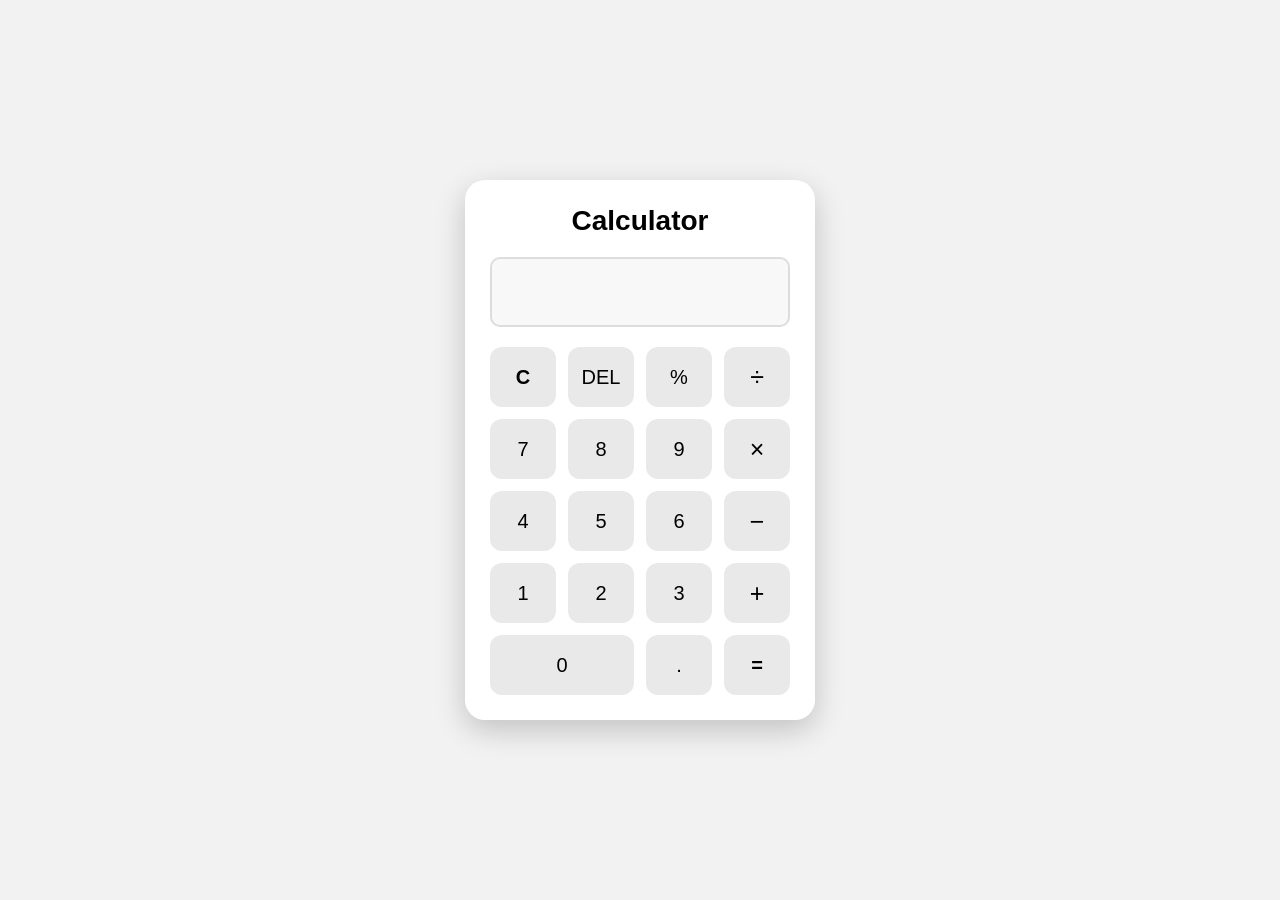
<file: Task2_Calculator/index.html>
<!DOCTYPE html>
<html lang="en">
<head>
    <meta charset="UTF-8">
    <meta name="viewport" content="width=device-width, initial-scale=1.0">

    <title>My Calculator</title>

    <link rel="stylesheet" href="style.css">
</head>

<body>

    <div class="calculator">

        <h1>Calculator</h1>

        <input type="text" id="display" readonly>

        <div class="buttons">

            <button class="clear" onclick="clearDisplay()">C</button>
            <button onclick="deleteLast()">DEL</button>
            <button onclick="appendValue('%')">%</button>
            <button class="operator" onclick="appendValue('/')">÷</button>

            <button onclick="appendValue('7')">7</button>
            <button onclick="appendValue('8')">8</button>
            <button onclick="appendValue('9')">9</button>
            <button class="operator" onclick="appendValue('*')">×</button>

            <button onclick="appendValue('4')">4</button>
            <button onclick="appendValue('5')">5</button>
            <button onclick="appendValue('6')">6</button>
            <button class="operator" onclick="appendValue('-')">−</button>

            <button onclick="appendValue('1')">1</button>
            <button onclick="appendValue('2')">2</button>
            <button onclick="appendValue('3')">3</button>
            <button class="operator" onclick="appendValue('+')">+</button>

            <button onclick="appendValue('0')" class="zero">0</button>
            <button onclick="appendValue('.')">.</button>
            <button class="equal" onclick="calculate()">=</button>

        </div>

    </div>

    <script src="script.js"></script>

</body>
</html>
</file>
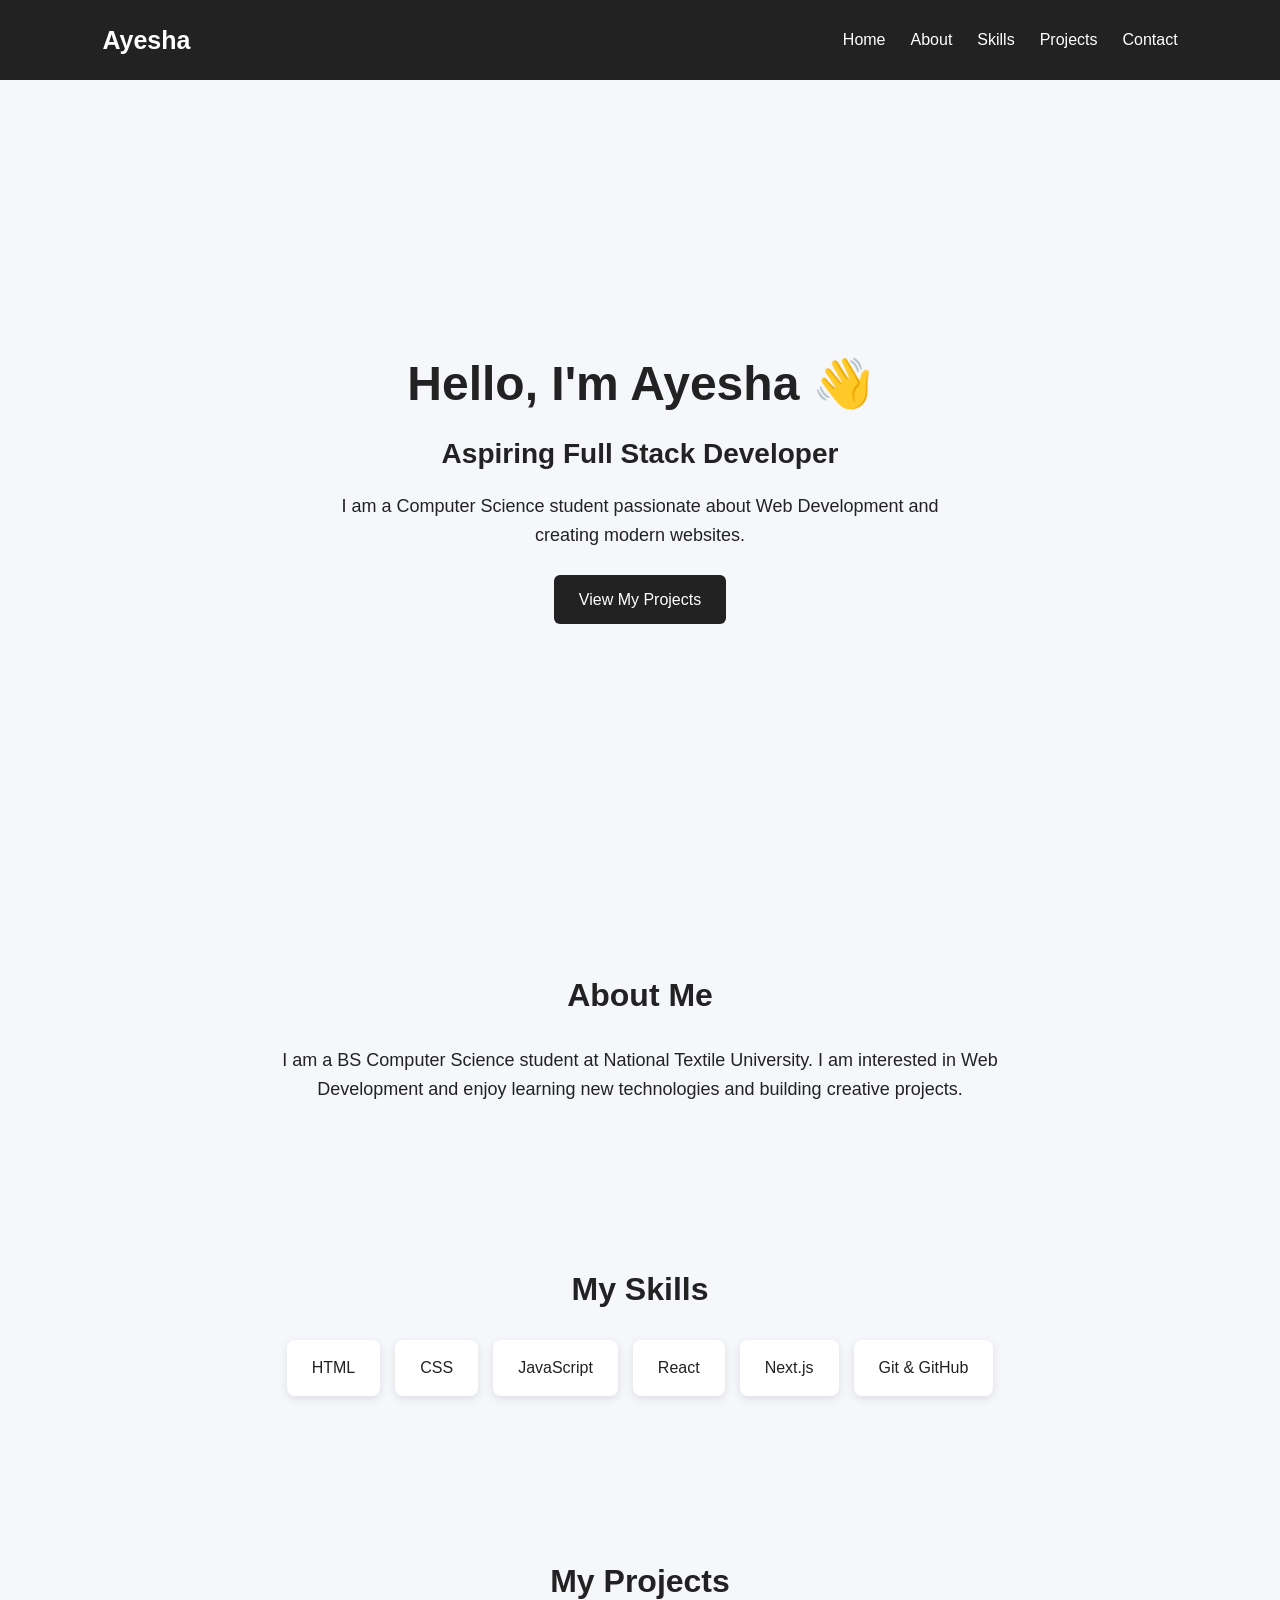
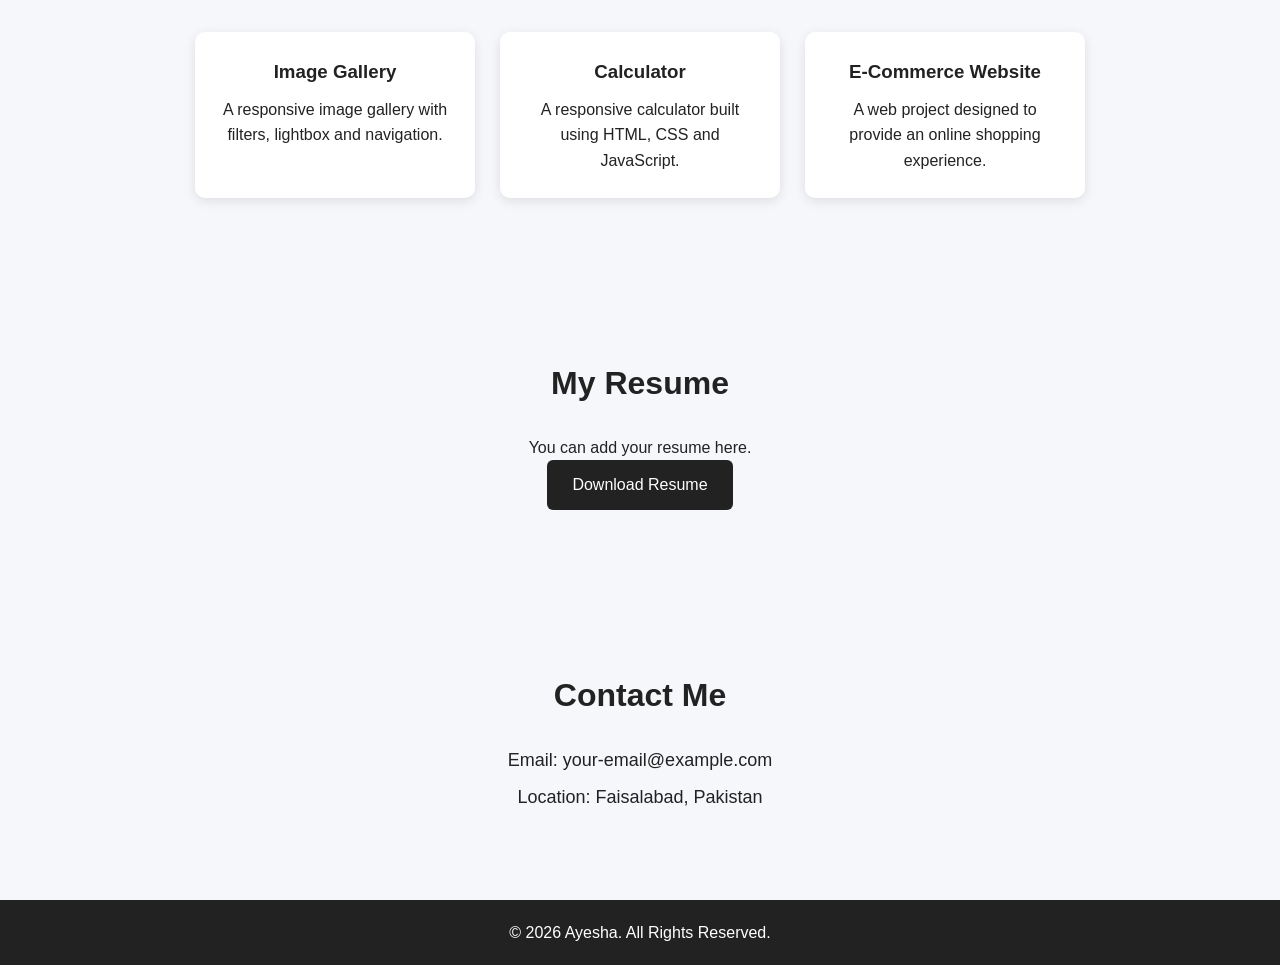
<file: Task3_Portfolio/index.html>
<!DOCTYPE html>
<html lang="en">
<head>
    <meta charset="UTF-8">
    <meta name="viewport" content="width=device-width, initial-scale=1.0">
    <title>Ayesha | Portfolio</title>
    <link rel="stylesheet" href="style.css">
</head>

<body>

    <!-- Navigation -->
    <nav>
        <h2>Ayesha</h2>

        <ul>
            <li><a href="#home">Home</a></li>
            <li><a href="#about">About</a></li>
            <li><a href="#skills">Skills</a></li>
            <li><a href="#projects">Projects</a></li>
            <li><a href="#contact">Contact</a></li>
        </ul>
    </nav>

    <!-- Home Section -->
    <section id="home" class="hero">
        <div>
            <h1>Hello, I'm Ayesha 👋</h1>
            <h2>Aspiring Full Stack Developer</h2>
            <p>
                I am a Computer Science student passionate about
                Web Development and creating modern websites.
            </p>

            <a href="#projects" class="btn">View My Projects</a>
        </div>
    </section>

    <!-- About Section -->
    <section id="about">
        <h2>About Me</h2>

        <p>
            I am a BS Computer Science student at National Textile University.
            I am interested in Web Development and enjoy learning new
            technologies and building creative projects.
        </p>
    </section>

    <!-- Skills Section -->
    <section id="skills">
        <h2>My Skills</h2>

        <div class="skills-container">
            <div>HTML</div>
            <div>CSS</div>
            <div>JavaScript</div>
            <div>React</div>
            <div>Next.js</div>
            <div>Git & GitHub</div>
        </div>
    </section>

    <!-- Projects Section -->
    <section id="projects">
        <h2>My Projects</h2>

        <div class="projects-container">

            <div class="project-card">
                <h3>Image Gallery</h3>
                <p>
                    A responsive image gallery with filters,
                    lightbox and navigation.
                </p>
            </div>

            <div class="project-card">
                <h3>Calculator</h3>
                <p>
                    A responsive calculator built using
                    HTML, CSS and JavaScript.
                </p>
            </div>

            <div class="project-card">
                <h3>E-Commerce Website</h3>
                <p>
                    A web project designed to provide
                    an online shopping experience.
                </p>
            </div>

        </div>
    </section>

    <!-- Resume Section -->
    <section id="resume">
        <h2>My Resume</h2>

        <p>
            You can add your resume here.
        </p>

        <a href="#" class="btn">Download Resume</a>
    </section>

    <!-- Contact Section -->
    <section id="contact">
        <h2>Contact Me</h2>

        <p>Email: your-email@example.com</p>
        <p>Location: Faisalabad, Pakistan</p>
    </section>

    <!-- Footer -->
    <footer>
        <p>© 2026 Ayesha. All Rights Reserved.</p>
    </footer>

    <script src="script.js"></script>

</body>
</html>
</file>
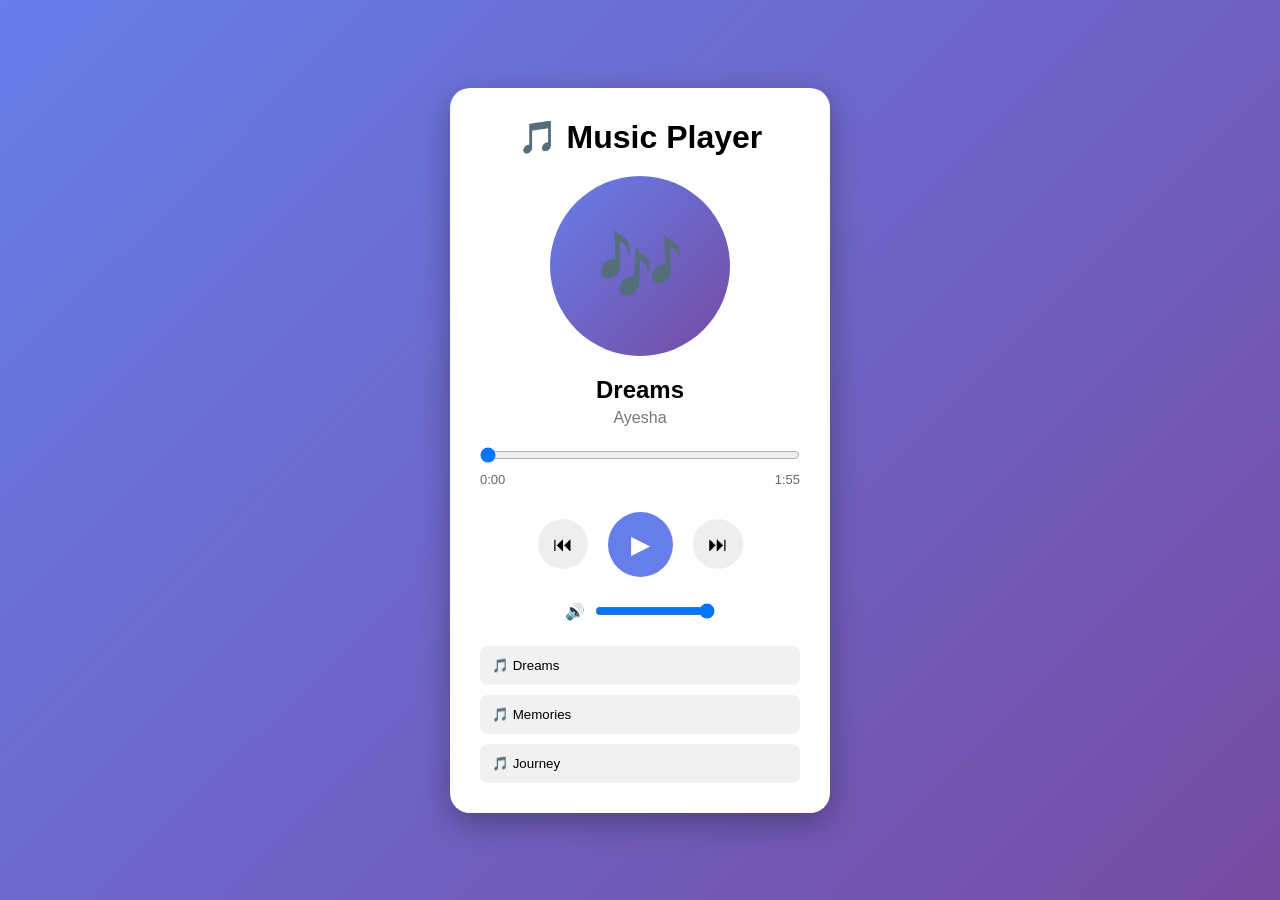
<file: Task4_MusicPlayer/index.html>
<!DOCTYPE html>
<html lang="en">
<head>
    <meta charset="UTF-8">
    <meta name="viewport" content="width=device-width, initial-scale=1.0">
    <title>My Music Player</title>
    <link rel="stylesheet" href="style.css">
</head>

<body>

    <div class="music-player">

        <h1>🎵 Music Player</h1>

        <div class="album">
            <div class="music-icon">🎶</div>
        </div>

        <h2 id="song-title">Dreams</h2>
        <p id="artist">Ayesha</p>

        <!-- Audio -->
        <audio id="audio">
            <source src="song1.mp3" type="audio/mpeg">
        </audio>

        <!-- Progress -->
        <input type="range" id="progress" value="0">

        <div class="time">
            <span id="current-time">0:00</span>
            <span id="duration">0:00</span>
        </div>

        <!-- Controls -->
        <div class="controls">
            <button onclick="previousSong()">⏮</button>
            <button onclick="playPause()" id="play-btn">▶</button>
            <button onclick="nextSong()">⏭</button>
        </div>

        <!-- Volume -->
        <div class="volume">
            🔊
            <input type="range" id="volume" min="0" max="1" step="0.01" value="1">
        </div>

        <!-- Playlist -->
        <div class="playlist">
            <button onclick="selectSong(0)">🎵 Dreams</button>
            <button onclick="selectSong(1)">🎵 Memories</button>
            <button onclick="selectSong(2)">🎵 Journey</button>
        </div>

    </div>

    <script src="script.js"></script>

</body>
</html>
</file>
<file: Task2_Calculator/style.css>
* {
    margin: 0;
    padding: 0;
    box-sizing: border-box;
}

body {
    font-family: Arial, sans-serif;
    min-height: 100vh;

    display: flex;
    justify-content: center;
    align-items: center;

    background: #f2f2f2;
}

.calculator {
    width: 350px;
    padding: 25px;

    background: white;
    border-radius: 20px;

    box-shadow: 0 10px 30px rgba(0, 0, 0, 0.2);
}

.calculator h1 {
    text-align: center;
    margin-bottom: 20px;
    font-size: 28px;
}

#display {
    width: 100%;
    height: 70px;

    margin-bottom: 20px;
    padding: 10px 15px;

    border: 2px solid #ddd;
    border-radius: 10px;

    font-size: 30px;
    text-align: right;

    background: #f8f8f8;
}

.buttons {
    display: grid;
    grid-template-columns: repeat(4, 1fr);
    gap: 12px;
}

button {
    height: 60px;

    border: none;
    border-radius: 12px;

    font-size: 20px;
    cursor: pointer;

    background: #e9e9e9;

    transition: 0.2s ease;
}

button:hover {
    transform: scale(1.05);
}

button:active {
    transform: scale(0.95);
}

.operator {
    font-size: 25px;
}

.clear {
    font-weight: bold;
}

.equal {
    font-weight: bold;
}

.zero {
    grid-column: span 2;
}

/* Responsive Design */

@media (max-width: 450px) {
    .calculator {
        width: 90%;
        padding: 20px;
    }

    button {
        height: 55px;
    }

    #display {
        font-size: 25px;
    }
}
</file>
<file: Task3_Portfolio/style.css>
* {
    margin: 0;
    padding: 0;
    box-sizing: border-box;
    scroll-behavior: smooth;
}

body {
    font-family: Arial, sans-serif;
    line-height: 1.6;
    background: #f5f7fb;
    color: #222;
}

/* Navigation */
nav {
    background: #222;
    color: white;
    display: flex;
    justify-content: space-between;
    align-items: center;
    padding: 20px 8%;
    position: sticky;
    top: 0;
    z-index: 1000;
}

nav h2 {
    font-size: 25px;
}

nav ul {
    display: flex;
    list-style: none;
    gap: 25px;
}

nav ul li a {
    color: white;
    text-decoration: none;
    transition: 0.3s;
}

nav ul li a:hover {
    color: #00bcd4;
}

/* Hero */
.hero {
    min-height: 90vh;
    display: flex;
    justify-content: center;
    align-items: center;
    text-align: center;
    padding: 40px 20px;
}

.hero h1 {
    font-size: 48px;
    margin-bottom: 10px;
}

.hero h2 {
    font-size: 28px;
    margin-bottom: 15px;
}

.hero p {
    max-width: 600px;
    margin: 0 auto 25px;
    font-size: 18px;
}

/* Button */
.btn {
    display: inline-block;
    padding: 12px 25px;
    background: #222;
    color: white;
    text-decoration: none;
    border-radius: 6px;
    transition: 0.3s;
}

.btn:hover {
    background: #00bcd4;
    transform: translateY(-3px);
}

/* Sections */
section {
    padding: 80px 10%;
    text-align: center;
}

section h2 {
    font-size: 32px;
    margin-bottom: 25px;
}

/* About */
#about p {
    max-width: 750px;
    margin: auto;
    font-size: 18px;
}

/* Skills */
.skills-container {
    display: flex;
    justify-content: center;
    flex-wrap: wrap;
    gap: 15px;
}

.skills-container div {
    background: white;
    padding: 15px 25px;
    border-radius: 8px;
    box-shadow: 0 3px 10px rgba(0, 0, 0, 0.1);
    transition: 0.3s;
}

.skills-container div:hover {
    transform: translateY(-5px);
}

/* Projects */
.projects-container {
    display: flex;
    justify-content: center;
    flex-wrap: wrap;
    gap: 25px;
}

.project-card {
    background: white;
    width: 280px;
    padding: 25px;
    border-radius: 10px;
    box-shadow: 0 3px 12px rgba(0, 0, 0, 0.1);
    transition: 0.3s;
}

.project-card:hover {
    transform: translateY(-8px);
}

.project-card h3 {
    margin-bottom: 10px;
}

/* Contact */
#contact p {
    margin: 8px;
    font-size: 18px;
}

/* Footer */
footer {
    background: #222;
    color: white;
    text-align: center;
    padding: 20px;
}

/* Mobile Responsive */
@media (max-width: 700px) {

    nav {
        flex-direction: column;
        gap: 15px;
    }

    nav ul {
        gap: 12px;
        flex-wrap: wrap;
        justify-content: center;
    }

    .hero h1 {
        font-size: 35px;
    }

    .hero h2 {
        font-size: 22px;
    }

    section {
        padding: 60px 5%;
    }

    .project-card {
        width: 100%;
    }
}
</file>
<file: Task4_MusicPlayer/style.css>
* {
    margin: 0;
    padding: 0;
    box-sizing: border-box;
}

body {
    font-family: Arial, sans-serif;
    min-height: 100vh;
    display: flex;
    justify-content: center;
    align-items: center;
    background: linear-gradient(135deg, #667eea, #764ba2);
    padding: 20px;
}

.music-player {
    width: 380px;
    background: white;
    padding: 30px;
    border-radius: 20px;
    text-align: center;
    box-shadow: 0 10px 30px rgba(0, 0, 0, 0.3);
}

.music-player h1 {
    margin-bottom: 20px;
}

.album {
    width: 180px;
    height: 180px;
    margin: 0 auto 20px;
    border-radius: 50%;
    background: linear-gradient(135deg, #667eea, #764ba2);
    display: flex;
    justify-content: center;
    align-items: center;
}

.music-icon {
    font-size: 70px;
}

#song-title {
    margin-bottom: 5px;
}

#artist {
    color: #777;
    margin-bottom: 20px;
}

#progress {
    width: 100%;
    cursor: pointer;
}

.time {
    display: flex;
    justify-content: space-between;
    font-size: 13px;
    color: #666;
    margin-top: 5px;
}

.controls {
    display: flex;
    justify-content: center;
    align-items: center;
    gap: 20px;
    margin: 25px 0;
}

.controls button {
    width: 50px;
    height: 50px;
    border: none;
    border-radius: 50%;
    cursor: pointer;
    font-size: 20px;
    background: #eee;
    transition: 0.3s;
}

.controls button:hover {
    transform: scale(1.1);
    background: #ddd;
}

.controls #play-btn {
    width: 65px;
    height: 65px;
    font-size: 25px;
    background: #667eea;
    color: white;
}

.volume {
    display: flex;
    align-items: center;
    justify-content: center;
    gap: 10px;
    margin-bottom: 25px;
}

#volume {
    width: 120px;
}

.playlist {
    display: flex;
    flex-direction: column;
    gap: 10px;
}

.playlist button {
    padding: 12px;
    border: none;
    border-radius: 8px;
    cursor: pointer;
    background: #f1f1f1;
    text-align: left;
    transition: 0.3s;
}

.playlist button:hover {
    background: #ddd;
    transform: translateX(5px);
}

/* Mobile Responsive */
@media (max-width: 450px) {
    .music-player {
        width: 100%;
        padding: 25px 20px;
    }

    .album {
        width: 150px;
        height: 150px;
    }
}
</file>
